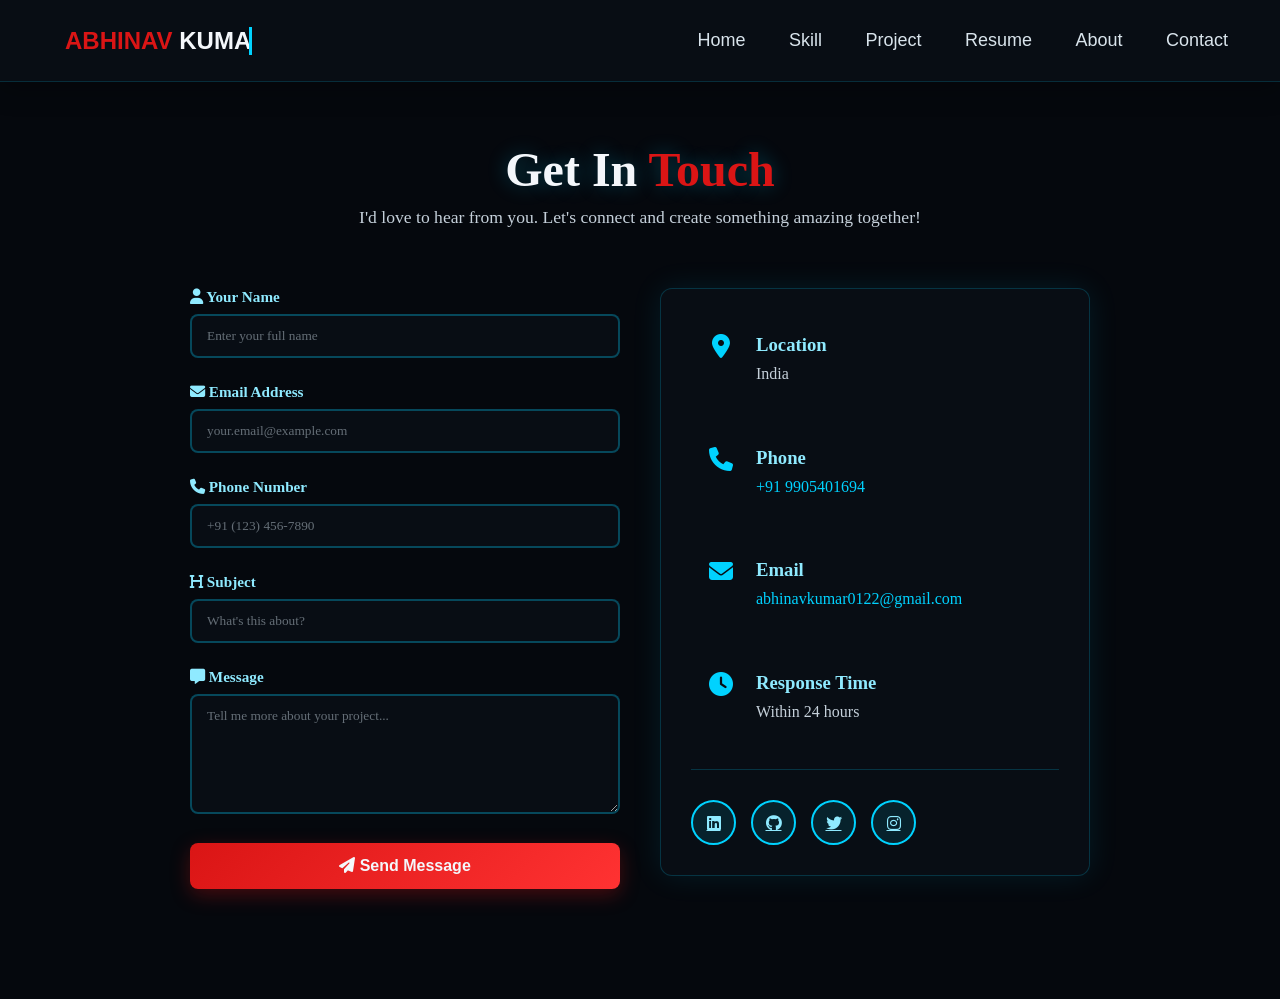
<file: contact.html>
<!DOCTYPE html>
<html lang="en">
<head>
    <meta charset="UTF-8">
    <meta name="viewport" content="width=device-width, initial-scale=1.0">
    <title>Contact - Abhinav Kumar</title>
    <link rel="stylesheet" href="https://cdnjs.cloudflare.com/ajax/libs/font-awesome/6.7.2/css/all.min.css">
    <link rel="stylesheet" href="design.css">
    <style>
        .contact-container {
            background-color: #05080d;
            min-height: 100vh;
            padding: 60px 20px;
        }

        .contact-wrapper {
            max-width: 900px;
            margin: 0 auto;
        }

        .contact-header {
            text-align: center;
            margin-bottom: 60px;
            animation: slideDown 0.8s ease-out;
        }

        .contact-header h1 {
            color: #f4f7fb;
            font-size: 3em;
            margin-bottom: 10px;
            text-shadow: 0 0 20px rgba(0, 210, 255, 0.3);
        }

        .contact-header h1 span {
            color: rgb(218, 21, 21);
        }

        .contact-header p {
            color: #c5d0da;
            font-size: 1.1em;
        }

        .contact-content {
            display: grid;
            grid-template-columns: 1fr 1fr;
            gap: 40px;
            margin-bottom: 50px;
        }

        .contact-form-section, .contact-info-section {
            animation: fadeInUp 0.8s ease-out 0.2s both;
        }

        .form-group {
            margin-bottom: 25px;
        }

        .form-group label {
            display: block;
            color: #8feaff;
            margin-bottom: 8px;
            font-weight: 600;
            font-size: 0.95em;
        }

        .form-group input,
        .form-group textarea {
            width: 100%;
            padding: 12px 15px;
            background-color: #080d14;
            border: 2px solid rgba(0, 210, 255, 0.3);
            border-radius: 8px;
            color: #f4f7fb;
            font-family: inherit;
            transition: all 0.3s ease;
            outline: none;
        }

        .form-group input::placeholder,
        .form-group textarea::placeholder {
            color: rgba(193, 208, 218, 0.5);
        }

        .form-group input:focus,
        .form-group textarea:focus {
            border-color: #00d2ff;
            background-color: rgba(0, 210, 255, 0.05);
            box-shadow: 0 0 15px rgba(0, 210, 255, 0.2), inset 0 0 15px rgba(0, 210, 255, 0.05);
            transform: translateY(-2px);
        }

        .form-group textarea {
            resize: vertical;
            min-height: 120px;
        }

        .submit-btn {
            width: 100%;
            padding: 14px;
            background: linear-gradient(135deg, rgb(218, 21, 21), rgb(255, 50, 50));
            color: #f4f7fb;
            border: none;
            border-radius: 8px;
            font-size: 1em;
            font-weight: 600;
            cursor: pointer;
            transition: all 0.3s ease;
            box-shadow: 0 6px 20px rgba(218, 21, 21, 0.3);
        }

        .submit-btn:hover {
            transform: translateY(-3px);
            box-shadow: 0 10px 30px rgba(218, 21, 21, 0.5);
            background: linear-gradient(135deg, rgb(255, 50, 50), rgb(218, 21, 21));
        }

        .submit-btn:active {
            transform: translateY(-1px);
        }

        .contact-info {
            background-color: #080d14;
            padding: 30px;
            border: 1px solid rgba(0, 210, 255, 0.2);
            border-radius: 12px;
            box-shadow: 0 0 30px rgba(0, 210, 255, 0.1);
        }

        .info-item {
            display: flex;
            align-items: flex-start;
            margin-bottom: 30px;
            transition: all 0.3s ease;
            padding: 15px;
            border-radius: 8px;
        }

        .info-item:hover {
            background-color: rgba(0, 210, 255, 0.08);
            transform: translateX(5px);
        }

        .info-item i {
            color: #00d2ff;
            font-size: 1.5em;
            margin-right: 20px;
            min-width: 30px;
            text-align: center;
        }

        .info-text h3 {
            color: #8feaff;
            margin-bottom: 5px;
        }

        .info-text p {
            color: #c5d0da;
            line-height: 1.6;
        }

        .info-text a {
            color: #00d2ff;
            text-decoration: none;
            transition: all 0.3s ease;
        }

        .info-text a:hover {
            color: rgb(218, 21, 21);
            text-shadow: 0 0 10px rgba(0, 210, 255, 0.3);
        }

        .social-links {
            display: flex;
            gap: 15px;
            margin-top: 30px;
            padding-top: 30px;
            border-top: 1px solid rgba(0, 210, 255, 0.2);
        }

        .social-links a {
            width: 45px;
            height: 45px;
            background-color: rgba(0, 210, 255, 0.1);
            border: 2px solid #00d2ff;
            border-radius: 50%;
            display: flex;
            align-items: center;
            justify-content: center;
            color: #8feaff;
            transition: all 0.3s ease;
            cursor: pointer;
        }

        .social-links a:hover {
            background-color: #00d2ff;
            color: #05080d;
            transform: translateY(-5px);
            box-shadow: 0 8px 20px rgba(0, 210, 255, 0.4);
        }

        @keyframes slideDown {
            from {
                opacity: 0;
                transform: translateY(-30px);
            }
            to {
                opacity: 1;
                transform: translateY(0);
            }
        }

        @keyframes fadeInUp {
            from {
                opacity: 0;
                transform: translateY(30px);
            }
            to {
                opacity: 1;
                transform: translateY(0);
            }
        }

        @media (max-width: 768px) {
            .contact-content {
                grid-template-columns: 1fr;
                gap: 30px;
            }

            .contact-header h1 {
                font-size: 2em;
            }

            .contact-form-section, .contact-info-section {
                animation: fadeInUp 0.8s ease-out both;
            }
        }
    </style>
</head>
<body class="portfolio-home">
<div class="containeer">
    <h2><span>ABHINAV</span> KUMAR </h2>
    <div class="navbar" id="navbar">
        <a href="port.html#home"><i class="fa-solid fa-house"></i> Home</a>
        <a href="port.html#skills"><i class="fa-solid fa-code"></i> Skill</a>
        <a href="port.html#projects"><i class="fa-solid fa-briefcase"></i> Project</a>
        <a href="port.html#resume"><i class="fa-solid fa-file"></i> Resume</a>
        <a href="port.html#about"><i class="fa-solid fa-user"></i> About</a>
        <a href="port.html#contact"><i class="fa-solid fa-envelope"></i> Contact</a>
    </div>
    <div class="menu" id="menu">
        <i class="fa-solid fa-bars"></i>
    </div>
</div>

<div class="contact-container">
    <div class="contact-wrapper">
        <div class="contact-header">
            <h1>Get In <span>Touch</span></h1>
            <p>I'd love to hear from you. Let's connect and create something amazing together!</p>
        </div>

        <div class="contact-content">
            <div class="contact-form-section">
                <form id="contactForm">
                    <div class="form-group">
                        <label for="name"><i class="fa-solid fa-user"></i> Your Name</label>
                        <input type="text" id="name" name="name" placeholder="Enter your full name" required>
                    </div>

                    <div class="form-group">
                        <label for="email"><i class="fa-solid fa-envelope"></i> Email Address</label>
                        <input type="email" id="email" name="email" placeholder="your.email@example.com" required>
                    </div>

                    <div class="form-group">
                        <label for="phone"><i class="fa-solid fa-phone"></i> Phone Number</label>
                        <input type="tel" id="phone" name="phone" placeholder="+91 (123) 456-7890">
                    </div>

                    <div class="form-group">
                        <label for="subject"><i class="fa-solid fa-heading"></i> Subject</label>
                        <input type="text" id="subject" name="subject" placeholder="What's this about?" required>
                    </div>

                    <div class="form-group">
                        <label for="message"><i class="fa-solid fa-message"></i> Message</label>
                        <textarea id="message" name="message" placeholder="Tell me more about your project..." required></textarea>
                    </div>

                    <button type="submit" class="submit-btn">
                        <i class="fa-solid fa-paper-plane"></i> Send Message
                    </button>
                </form>
            </div>

            <div class="contact-info-section">
                <div class="contact-info">
                    <div class="info-item">
                        <i class="fa-solid fa-map-marker-alt"></i>
                        <div class="info-text">
                            <h3>Location</h3>
                            <p>India</p>
                        </div>
                    </div>

                    <div class="info-item">
                        <i class="fa-solid fa-phone"></i>
                        <div class="info-text">
                            <h3>Phone</h3>
                            <p><a href="tel:+919905401694">+91 9905401694</a></p>
                        </div>
                    </div>

                    <div class="info-item">
                        <i class="fa-solid fa-envelope"></i>
                        <div class="info-text">
                            <h3>Email</h3>
                            <p><a href="mailto:abhinavkumar0122@gmail.com">abhinavkumar0122@gmail.com</a></p>
                        </div>
                    </div>

                    <div class="info-item">
                        <i class="fa-solid fa-clock"></i>
                        <div class="info-text">
                            <h3>Response Time</h3>
                            <p>Within 24 hours</p>
                        </div>
                    </div>

                    <div class="social-links">
                        <a href="https://www.linkedin.com/in/abhinav-kumar-mca" target="_blank" title="LinkedIn">
                            <i class="fa-brands fa-linkedin"></i>
                        </a>
                        <a href="https://www.github.com/abhinavpandit123" target="_blank" title="GitHub">
                            <i class="fa-brands fa-github"></i>
                        </a>
                        <a href="https://twitter.com" target="_blank" title="Twitter">
                            <i class="fa-brands fa-twitter"></i>
                        </a>
                        <a href="https://instagram.com" target="_blank" title="Instagram">
                            <i class="fa-brands fa-instagram"></i>
                        </a>
                    </div>
                </div>
            </div>
        </div>
    </div>
</div>

<script>
    const contactForm = document.getElementById('contactForm');
    
    if (contactForm) {
        contactForm.addEventListener('submit', function(e) {
            e.preventDefault();
            
            const name = document.getElementById('name').value;
            const email = document.getElementById('email').value;
            const subject = document.getElementById('subject').value;
            const message = document.getElementById('message').value;
            
            // Create mailto link with pre-filled subject
            const mailtoLink = `mailto:abhinavkumar0122@gmail.com?subject=${encodeURIComponent(subject)}&body=${encodeURIComponent(`Name: ${name}\nEmail: ${email}\n\n${message}`)}`;
            
            window.location.href = mailtoLink;
            
            // Reset form
            contactForm.reset();
        });
    }

    // Smooth scroll behavior
    document.querySelectorAll('a[href^="#"]').forEach(anchor => {
        anchor.addEventListener('click', function (e) {
            e.preventDefault();
            const target = document.querySelector(this.getAttribute('href'));
            if (target) {
                target.scrollIntoView({ behavior: 'smooth' });
            }
        });
    });
</script>
</body>
</html>
</file>
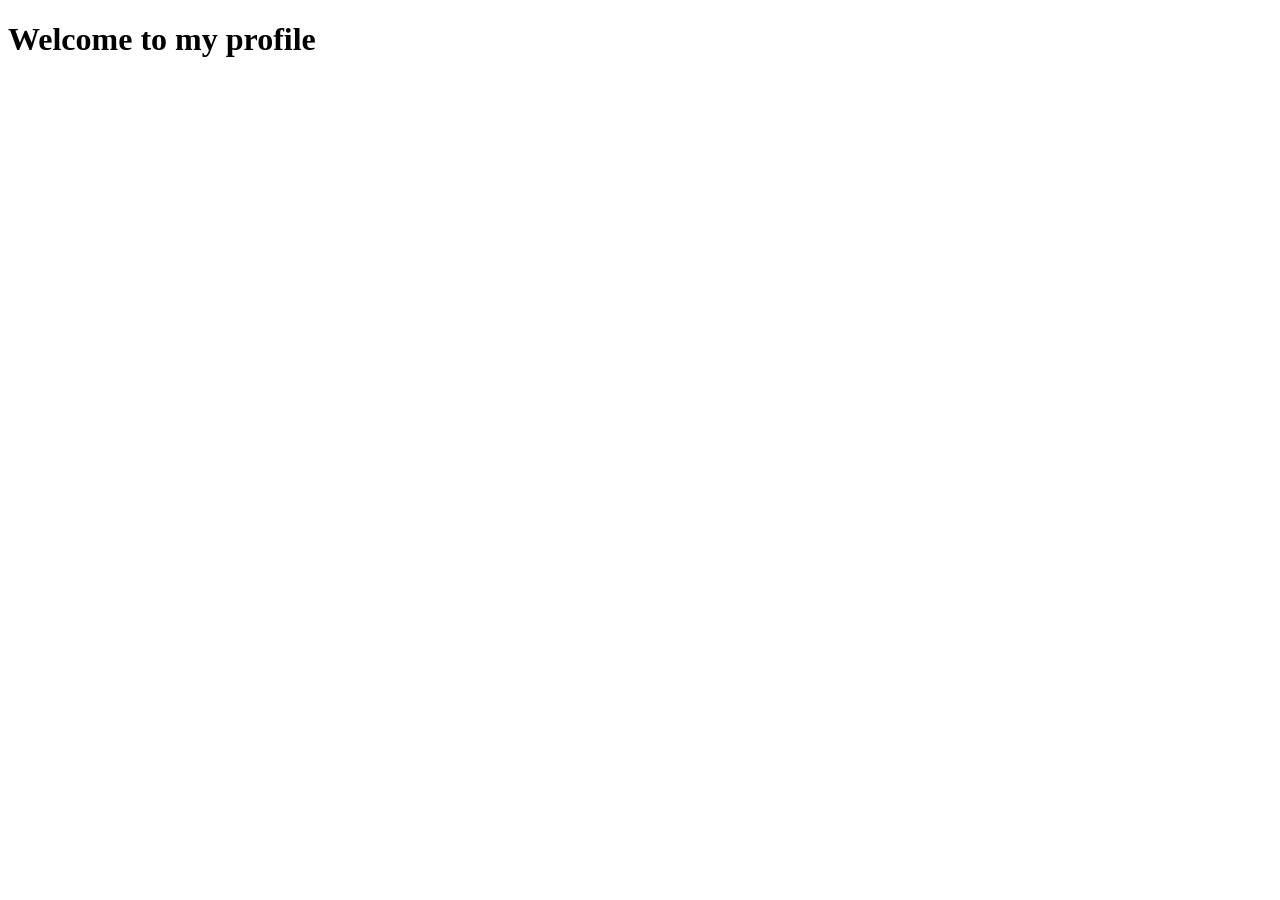
<file: Home.html>
<!DOCTYPE html>
<html lang="en">
<head>
    <meta charset="UTF-8">
    <meta name="viewport" content="width=device-width, initial-scale=1.0">
    <title>Document</title>
</head>
<body>
    <h1>Welcome to my profile</h1>
</body>
</html>
</file>
<file: design.css>
*{
    margin: 0;
    padding: 0;
    box-sizing: border-box;
}

html {
    scroll-behavior: smooth;
}

   body{
   background-color:  #010101;

}

.page-section {
    min-height: 620px;
    padding-top: 1px;
    scroll-margin-top: 85px;
}

.page-section:empty {
    display: none;
}

.portfolio-home {
    background-color: #05080d;
}

.portfolio-home .containeer {
    background-color: #080d14;
    border-bottom: 1px solid rgba(0, 210, 255, 0.16);
    box-shadow: 0 8px 24px rgba(0, 0, 0, 0.28);
}

.portfolio-home .containeer h2 {
    color: #f4f7fb;
    border-right-color: #00d2ff;
}

.portfolio-home .containeer h2 span,
.portfolio-home .big-name,
.portfolio-home .role {
    color:   rgb(218, 21, 21);
}

.portfolio-home .navbar a {
    color: #d9e4ec;
}

.portfolio-home .navbar a:hover {
    background-color: #00d2ff;
    color: #05080d;
    box-shadow: 0 6px 18px rgba(0, 210, 255, 0.28);
}

.portfolio-home .name {
    background-color: #080d14;
    border: 1px solid rgba(0, 210, 255, 0.18);
    box-shadow: 0 0 45px rgba(0, 210, 255, 0.2);
    animation: homeGlow 8s ease-in-out infinite;
}

.portfolio-home .about-text {
    color: #c5d0da;
}

.portfolio-home .btn a:first-child button {
    background-color:  rgb(218, 21, 21);
}

.portfolio-home .btn a:last-child button {
    border-color: #00d2ff;
    color: #d9e4ec;
}

.portfolio-home .btn button:hover {
    box-shadow: 0 8px 28px rgba(255, 85, 119, 0.3);
}

.portfolio-home .emoji a {
    color: #8feaff;
}

@keyframes homeGlow {
    0%, 100% {
        box-shadow: 0 0 45px rgba(0, 210, 255, 0.2);
    }
    50% {
        box-shadow: 0 0 52px rgba(255, 85, 119, 0.2);
    }
}

@media (min-width: 769px) {
    #skills {
        margin-top: 650px;
    }

    #about {
        margin-top: 0;
    }
}
.containeer{

    background-color: #060606;
    position: relative;
    z-index: 10;
    padding: 25px;
    text-align: right;
  font-family: 'Franklin Gothic Medium', 'Arial Narrow', Arial, sans-serif;
  display: flex;
  justify-content: space-between;
  align-items: center;
}
.containeer h2{
    color: white;
    margin-left: 40px;
     border-right: 3px solid cyan;
    overflow: hidden;
    white-space: nowrap;
    width: 14ch;
    animation: typing 5s steps(20)infinite alternate;

}
.containeer h2 span{
    color: rgb(218, 21, 21);
}
@keyframes typing{
    from
    {
        width: 0;

    }
    to{
        width: 14ch;
    }
}
@keyframes blink
{
    50%
    {
        border: transparent;
    }
}

 .navbar a{
    font-size: 18px;
    color: white;
    text-decoration:none ;
   margin-right: 15px;
  padding: 5px 12px;
  transition: all 0.3s ease;
  display: inline-block;
}

.navbar a i {
    display: none;
}
.containeer a:hover{
    background-color: rgb(234, 190, 14);
    color: black;
    border-radius: 5px;
    transform: translateY(-3px);
    cursor: pointer;
    box-shadow: -2px 6px 10px rgba(29, 229, 255, 0.4);
}
.hero
{
    display: flex;
    justify-content: center;
}
.hero img{
    width: 100%;
    height: 325px;
    
}
.hero h1{
    color: white;
    position: absolute;
    margin-top: 80px;
}
.hero h3{
     color: white;
    position: absolute;
    margin-top: 150px;
    text-align: center;
}
/* Mobile view */
.menu {
     display: none; 
    color: white;
    font-size: 30px;
    cursor: pointer;
}
/* mobile view */
@media (max-width:768px) {
    .containeer
    {
        display: flex;
        justify-content: space-between;
        align-items: center;
        flex-wrap: wrap;
        padding: 25px;
    }
    .menu
    {
        display: block;
    }
    .navbar
    {
        display: none;
        flex-direction: column;
        width: 100%;
        background-color: #060606;
        position: absolute;
        top: 75px;
        left: 0;
        z-index: 20;
        text-align: center;
    }
    .navbar.active
    {
        display: flex;
    }
     .navbar a{
        display: block;
        padding: 15px;
        margin: 0;
        border-bottom: 1px solid gray;
    }

    /* Logo chhota */
    .containeer h2{
        font-size: 22px;
        margin-left: 0;
    }
}
/* box */
.name
{
    color: white;
     
    display: inline-flex;
    position: absolute;
    margin-top: 30px;
    margin-left: 226px;
    font-family: 'Times New Roman', Times, serif;
    background-color:  #060606;
    border-radius: 10px ;
     transform: translateY(-3px);
     box-shadow: -2px 6px 59px rgba(29, 229, 255, 0.4);
    padding: 200px 80px;
     width: 1100px;
     height: 580px;
    
    gap: 10px;
    animation: rgbGlow 4s infinite;
}

.hi-text{
    position: relative;
    font-size: 25px;
    margin-top: -150px;
    right: 20px;
    font-family: 'Franklin Gothic Medium', 'Arial Narrow', Arial, sans-serif;
    font-weight: 900;

}
.big-name
{
    color: rgb(218, 21, 21);
   margin-top: -110px;
   position: relative;
   overflow: hidden;
   right: 98px;
    font-family: Arial, Helvetica, sans-serif;
    font-weight: 800;
    font-size: 65px;
   
}
.bign{
    margin-top: -110px;
    position: relative;
    right: 70px;
    font-family: Arial, Helvetica, sans-serif;
    font-weight: 800;
    font-size: 65px;
}

  .intro-text{
  
   
    margin-top: 20px;
    margin-left: -717px;
    font-size: 30px;
     white-space: nowrap;
    
}

.role-text {
    display: inline-block;
    position: relative;
    height: 30px;
    width: 300px;
    overflow: hidden;
    right: -8px;
    top: 25px;
  
}

.role {
    display: block;
    position: absolute;
    opacity: 0;
    animation: role-change 8s infinite;
    color: rgb(218, 21, 21);
    font-weight: 500;
    font-family: Arial, Helvetica, sans-serif;
    font-weight: 700;
    font-size: 25px;
}


/* Different delay for each role */

.role:nth-child(1) {
    animation-delay: 0s;
}

.role:nth-child(2) {
    animation-delay: 2s;
}

.role:nth-child(3) {
    animation-delay: 4s;
}

.role:nth-child(4) {
    animation-delay: 6s;
}


/* Animation */

@keyframes role-change {

    0% {
        opacity: 0;
        transform: translateY(30px);
    }

    10% {
        opacity: 1;
        transform: translateY(0);
    }

    25% {
        opacity: 1;
        transform: translateY(0);
    }

    35% {
        opacity: 0;
        transform: translateY(-30px);
    }

    100% {
        opacity: 0;
        transform: translateY(-30px);
    }
}

@keyframes rgbGlow {
    0% {
        box-shadow: 0 0 38px rgba(251, 0, 148, 0.28);
    }
    12.5% {
        box-shadow: 0 0 38px rgba(0, 255, 170, 0.28);
    }
    25% {
        box-shadow: 0 0 38px rgba(255, 210, 0, 0.28);
    }
    37.5% {
        box-shadow: 0 0 38px rgba(255, 70, 100, 0.28);
    }
    50% {
        box-shadow: 0 0 38px rgba(120, 80, 255, 0.28);
    }
    62.5% {
        box-shadow: 0 0 38px rgba(251, 0, 148, 0.28);
    }
    75% {
        box-shadow: 0 0 38px rgba(0, 255, 170, 0.28);
    }
    87.5% {
        box-shadow: 0 0 38px rgba(255, 210, 0, 0.28);
    }
    100% {
        box-shadow: 0 0 38px rgba(50, 150, 255, 0.28);
    }
} 



.profile {
    position: absolute;

    width: 400px;
    height: 629px;

    object-fit: contain;

    right: 2px;
    top: -47px;  
}
.about-text {
    position: absolute;
    top:  290px;
    left: 65px;

    width: 500px;

    overflow: hidden;

    font-family: 'Franklin Gothic Medium', 'Arial Narrow', Arial, sans-serif;
    font-weight: 600;
    word-spacing: 5px;
    letter-spacing: 1px;
}
.btn {
    position: relative;
    top: 200px;
    right: 75px;
    margin-left: -390px;
}
.btn button {
  
    padding: 19px 30px;
    border-radius: 10px;
    font-family: 'Franklin Gothic Medium', 'Arial Narrow', Arial, sans-serif;
    font-size: 15px;
    font-weight: bold;
    letter-spacing: 1px;
    cursor: pointer;
    margin-left: 80px;
      transition: all 0.3s ease;
}

.btn a:first-child button {
    background-color: rgb(218, 21, 21);
    color: white;
    border: none;
}

.btn a:last-child button {
   
    background-color: transparent;
    color: white;
    border: 1px solid white;
}
.btn button:hover {
    transform: translateY(-4px);
    box-shadow: -2px 8px 60px rgba(230, 9, 9, 0.903);
}
.emoji {
    position: absolute;
    bottom: 23px;
    left: 48px;

    display: flex;
    gap: 25px;
}

.emoji a {
    text-decoration: none;
    color: white;
    font-size: 25px;
    padding: 20px;
    transition: all 0.3s ease ;
}



 .emoji a:hover {
    transform: translateY(-5px);
}
/* ===== FINAL MOBILE NAVBAR FIX ===== */


@media (max-width: 768px) {

    body {
        width: 100%;
        overflow-x: hidden;
    }

    /* NAVBAR */

 .containeer {
    width: 100%;
    min-height: 65px;

    padding: 12px 18px;

    display: flex;
    flex-wrap: nowrap;

    justify-content: space-between;
    align-items: center;

    position: relative;
    z-index: 9999;
}

    .containeer h2 {
        margin-left: 0;
        font-size: 20px;
    }


.menu {
    display: block;
    color: white;
    font-size: 28px;
    cursor: pointer;

    margin: auto;
    margin-right: 15px;
    z-index: 10001;
}


    /* MOBILE NAVBAR */

    .navbar {
        display: flex;
        flex-direction: column;

        width: 100%;

        position: absolute;
        top: 65px;
        left: 0;

        background-color: #060606;

        max-height: 0;
        overflow: hidden;

        opacity: 0;
        visibility: hidden;

        transition:
            max-height 0.5s ease,
            opacity 0.4s ease,
            visibility 0s linear 0.5s;
        
        z-index: 1000;
        pointer-events: none;
    }

    .navbar.active {
        max-height: 500px;
        opacity: 1;
        visibility: visible;
        pointer-events: auto;
        transition:
            max-height 0.5s ease,
            opacity 0.4s ease,
            visibility 0s linear 0s;
    }

    .name.navbar-open {
        margin-top: 280px;
        transition: margin-top 0.5s ease;
    }

    .skillbox.navbar-open {
        margin-top: 280px;
        transition: margin-top 0.5s ease;
    }

    .navbar a {
        display: block;
        width: 100%;

        margin: 0;
        padding: 15px;

        text-align: center;

        color: white;
        text-decoration: none;

        border-bottom: 1px solid #333;
        
        font-size: 16px;
    }

    .navbar a i {
        display: inline-block;
        margin-right: 10px;
        width: 20px;
    }


    /* MAIN BOX */

    .name {
        position: relative;

        display: flex;
        flex-direction: column;

        width: calc(100% - 20px);
        height: auto;

        margin: 20px auto;
        padding: 20px;

        transform: none;

        overflow: hidden;

        z-index: 1;
        
        transition: margin-top 0.5s ease;
    }
    
    body > .name {
        margin-top: 0;
    }

    #skills {
        margin-top: 0;
    }


    /* PROFILE IMAGE TOP */

    .profile {
        position: static;

        order: -1;

        display: block;

        width: 100%;
        max-width: 260px;
        height: auto;

        margin: 0 auto 25px;

        object-fit: contain;
    }


    /* HI I'M */

    .hi-text {
        position: static;

        margin: 0;
        right: auto;

        font-size: 22px;
    }


    /* ABHINAV */

    .big-name {
        position: static;

        margin: 5px 0 0;
        right: auto;

        font-size: 45px;
        line-height: 1;
    }


    /* KUMAR */

    .bign {
        position: static;

        margin: 7px 0 0;
        right: auto;

        font-size: 45px;
        line-height: 1;
    }


    /* I'M A */

    .intro-text {
        position: static;

        margin: 30px 0 0;

        font-size: 24px;

        white-space: nowrap;
    }


    /* ROLE */

    .role-text {
        position: relative;

        display: block;

        width: 100%;
        height: 35px;

        margin-top: 5px;

        right: auto;
        top: auto;

        overflow: hidden;
    }

    .role {
        left: 0;
        font-size: 20px;
        white-space: nowrap;
    }


    /* ABOUT */

    .about-text {
        position: static;

        width: 100%;

        margin: -2px 0 0;

        font-size: 14px;

        line-height: 1.6;

        overflow: visible;
    }


    /* BUTTONS */

    .btn {
        position: static;

        width: 100%;

        margin: 25px 0 0;

        display: flex;
        flex-direction: column;

        gap: 12px;
    }

    .btn a {
        width: 100%;
    }

    .btn button {
        width: 100%;

        margin: 0;

        padding: 14px 10px;

        font-size: 14px;
    }
    /* SOCIAL ICONS */

    .emoji {
        position: static;

        width: 100%;

        margin: 20px 0 0;

        display: flex;

        justify-content: center;

        gap: 8px;
    }
    .emoji a {
        padding: 10px;
        font-size: 22px;
    }
} 
.aboutbox
{
    position: relative;
     text-align: center;
     padding-top: 25px;
        margin-top: 30px;
    margin-left: 226px;
        font-family: 'Times New Roman', Times, serif;
    background-color:    #060606;
    border-radius: 10px ;
     transform: translateY(-3px);
     width: 1100px;
     height: 580px;
     
    animation: rgbGlow 7s ease-in-out infinite;
}
.aboutbox h1{
    color: #fffdfd;
    text-decoration: underline;
    text-underline-offset: 15px;
    text-decoration-thickness: 2px;
    text-decoration-color: rgb(218, 21, 21);
} 
.imagebhai
{
    position: relative;
    object-fit: contain;
    width: 275px;
    right: 278px;
    top: 25px;
    transform: translateY(-3px);
     border-radius: 30px ;
        filter: drop-shadow(0 0 18px rgba(0, 210, 255, 0.5))
            drop-shadow(0 0 34px rgba(0, 140, 255, 0.22));
}
.ParagraphAbout{
    
    color: white;
    position: relative;
    max-width: 620px;
    bottom: 450px;
    left: 450px;
    text-align: justify;
    line-height: 1.6;
    font-family: 'Franklin Gothic Medium', 'Arial Narrow', Arial, sans-serif;
    font-style: oblique;
}
.IconAbout
{
    color: white;
   position: relative;
    bottom: 410px;
    left: 40px;
  
}
.IconAbout i{
    color:  rgb(218, 21, 21);
    
}
.IconAbout h3{
    display: grid;
     grid-template-columns: 15px 100px 10px 200px;
    
    column-gap: 20px;
    margin-bottom: 25px;
    margin-left: 475px;
}
.IconAbout h3 span:nth-child(2)
{
    position: relative;
    text-align: justify;
}
.IconAbout h3 span:nth-child(3)
{
   position: relative;
   left: 35px;
}
.IconAbout h3 span:last-child
{
    position: relative;
    left: 40px;
    text-align: left;
}
.Minbox-container
{
    color: white;
    display: flex;
    position: relative;
    bottom: 400px;
    left: 460px;
    max-width: 620px;
    gap: 20px;
}
.Minbox {
    width: 140px;
    height: 90px;
    background-color: #181515;
    /* border: 2px solid rgb(218, 21, 21);  */
    border: 2px solid #00d2ff;
    border-radius: 10px;
    padding: 15px;
    text-align: center;
    gap: 20px;
}

.Maibox .counter {
    display: block;
    color: rgb(218, 21, 21);
    font-size: 28px;
    font-weight: bold;
}

.Minbox p {
    margin-top: 8px;
    font-size: 14px;
}

.about-social,
.contact-social {
    display: flex;
    gap: 18px;
}

.about-social {
    position: absolute;
    left: 65px;
    bottom: 24px;
}

.about-social a,
.contact-social a {
    color: #b9c5d0;
    font-size: 23px;
    transition: color 0.3s ease, transform 0.3s ease;
}

.about-social a:hover,
.contact-social a:hover {
    color: #00d2ff;
    transform: translateY(-3px);
}

.contact-social {
    margin-top: 25px;
}

@media (max-width: 768px) {
    .aboutbox {
        width: calc(100% - 20px);
        height: auto;
        margin: 20px auto;
        padding: 25px 20px;
        transform: none;
        text-align: center;
        transition: margin-top 0.5s ease;
    }

    .aboutbox.navbar-open {
        margin-top: 280px;
    }

    .aboutbox h1 {
        margin-bottom: 25px;
    }

    .imagebhai {
        display: block;
        position: static;
        width: 100%;
        max-width: 275px;
        height: auto;
        margin: 0 auto 25px;
        transform: none;
    }

    .ParagraphAbout {
        position: static;
        max-width: none;
        margin: 0;
        text-align: left;
        line-height: 1.6;
    }

    .IconAbout {
        position: static;
        margin: 25px 0 0;
    }

    .IconAbout h3 {
        grid-template-columns: 20px 90px 10px 1fr;
        column-gap: 8px;
        margin: 0 0 18px;
        font-size: 15px;
        text-align: left;
    }

    .IconAbout h3 span:nth-child(2),
    .IconAbout h3 span:nth-child(3),
    .IconAbout h3 span:last-child {
        position: static;
        text-align: left;
    }

    .Minbox-container {
        position: static;
        display: grid;
        grid-template-columns: repeat(2, minmax(0, 1fr));
        max-width: none;
        gap: 12px;
        margin-top: 25px;
    }

    .Minbox {
        width: 100%;
        height: auto;
        min-height: 90px;
        padding: 12px 8px;
    }

    .about-social {
        position: static;
        justify-content: center;
        margin-top: 25px;
    }
}
.skillbox
{
    text-align: center;
    padding: 25px 35px 35px;
    margin-top: 30px;
    margin-left: 226px;
    font-family: 'Times New Roman', Times, serif;
    background-color: #060606;
    border: 1px solid rgba(0, 210, 255, 0.25);
    border-radius: 10px;
    transform: translateY(-3px);
    width: 1100px;
    min-height: 580px;
    animation: rgbGlow 7s ease-in-out infinite;
}
.skillbox h1{
    color: #fffdfd;
    text-decoration: underline;
    text-underline-offset: 15px;
    text-decoration-thickness: 2px;
    text-decoration-color: rgb(218, 21, 21);
} 

.skill-contaneer
{
    color: white;
    display: grid;
    grid-template-columns: repeat(4, minmax(0, 1fr));
    gap: 18px;
    margin-top: 45px;
}
.skillMinbox
{
    min-height: 125px;
    background: linear-gradient(145deg, #171c27, #101217);
    border: 1px solid rgba(0, 210, 255, 0.35);
    border-radius: 10px;
    padding: 18px 10px;
    display: flex;
    flex-direction: column;
    align-items: center;
    justify-content: center;
    gap: 12px;
    transition: transform 0.3s ease, border-color 0.3s ease, box-shadow 0.3s ease;
}
.skillMinbox:hover
{
    transform: translateY(-5px);
    border-color: #00d2ff;
    box-shadow: 0 10px 25px rgba(0, 210, 255, 0.2);
}
.skillMinbox i
{
    color: #00d2ff;
    font-size: 42px;
}
.skillMinbox span
{
    color: #f4f7fb;
    font: 600 15px 'Franklin Gothic Medium', 'Arial Narrow', Arial, sans-serif;
}

@media (max-width: 768px) {
    .skillbox {
        width: calc(100% - 20px);
        min-height: auto;
        margin: 20px auto;
        padding: 25px 15px;
        transform: none;
    }

    .skillbox h1 {
        font-size: 28px;
    }

    .skill-contaneer {
        grid-template-columns: repeat(2, minmax(0, 1fr));
        gap: 12px;
        margin-top: 35px;
    }

    .skillMinbox {
        min-height: 105px;
        padding: 12px 6px;
    }

    .skillMinbox i {
        font-size: 34px;
    }

    .skillMinbox span {
        font-size: 14px;
    }
}
.project
{
    text-align: center;
    padding: 30px 35px 40px;
    margin-top: 30px;
    margin-left: 226px;
    font-family: 'Times New Roman', Times, serif;
    background-color: #080d14;
    border: 1px solid rgba(0, 210, 255, 0.22);
    border-radius: 10px;
    transform: translateY(-3px);
    width: 1100px;
    min-height: 580px;
    animation: rgbGlow 7s ease-in-out infinite;
}
.project h1
{
    color: white;
    font-size: 38px;
}
.project-eyebrow {
    color: #00d2ff;
    font: 700 13px 'Franklin Gothic Medium', 'Arial Narrow', Arial, sans-serif;
    letter-spacing: 2px;
    margin-bottom: 10px;
}
.project-container {
    display: grid;
    grid-template-columns: repeat(2, minmax(0, 1fr));
    gap: 24px;
    margin-top: 35px;
    text-align: left;
}
.project-card {
    overflow: hidden;
    background: #101722;
    border: 1px solid rgba(0, 210, 255, 0.2);
    border-radius: 10px;
    box-shadow: 0 12px 30px rgba(0, 0, 0, 0.3);
    transition: transform 0.3s ease, border-color 0.3s ease, box-shadow 0.3s ease;
}
.project-card:hover {
    transform: translateY(-7px);
    border-color: #00d2ff;
    box-shadow: 0 18px 35px rgba(0, 210, 255, 0.18);
}
.project-card > img {
    display: block;
    width: 100%;
    height: 170px;
    object-fit: cover;
    filter: saturate(0.8) contrast(1.05);
}
.project-card-content {
    padding: 22px;
}
.project-card-heading {
    display: flex;
    align-items: flex-start;
    gap: 12px;
}
.project-card-heading i {
    color: #ff5577;
    font-size: 22px;
    margin-top: 3px;
}
.project-card h2 {
    color: #f4f7fb;
    font: 700 22px/1.2 Arial, Helvetica, sans-serif;
}
.project-card p {
    color: #b9c5d0;
    font: 15px/1.6 'Franklin Gothic Medium', 'Arial Narrow', Arial, sans-serif;
    margin-top: 15px;
}
.project-tags {
    display: flex;
    flex-wrap: wrap;
    gap: 8px;
    margin-top: 18px;
}
.project-tags span {
    padding: 6px 9px;
    color: #8feaff;
    background: rgba(0, 210, 255, 0.09);
    border: 1px solid rgba(0, 210, 255, 0.25);
    border-radius: 4px;
    font: 12px 'Franklin Gothic Medium', 'Arial Narrow', Arial, sans-serif;
}
.project-link {
    display: inline-flex;
    align-items: center;
    gap: 8px;
    margin-top: 22px;
    color: #ff5577;
    text-decoration: none;
    font: 600 14px 'Franklin Gothic Medium', 'Arial Narrow', Arial, sans-serif;
}
.project-link:hover {
    color: #00d2ff;
}

@media (max-width: 768px) {
    .project {
        width: calc(100% - 20px);
        min-height: auto;
        margin: 20px auto;
        padding: 25px 15px;
        transform: none;
        transition: margin-top 0.5s ease;
    }

    .project.navbar-open {
        margin-top: 280px;
    }

    .project h1 {
        font-size: 30px;
    }

    .project-container {
        grid-template-columns: 1fr;
        gap: 18px;
        margin-top: 28px;
    }

    .project-card > img {
        height: 155px;
    }

    .project-card-content {
        padding: 18px;
    }

    .project-card h2 {
        font-size: 19px;
    }
}

.resume-page {
    min-height: calc(100vh - 82px);
    padding: 45px 24px 60px;
    background: #05080d;
}

.resume-heading,
.resume-viewer {
    width: min(1000px, 100%);
    margin: 0 auto;
}

.resume-heading {
    padding: 30px 0;
}

.resume-eyebrow {
    color: #00d2ff;
    font: 700 13px 'Franklin Gothic Medium', 'Arial Narrow', Arial, sans-serif;
    letter-spacing: 2px;
}

.resume-heading h1 {
    margin-top: 12px;
    color: #f4f7fb;
    font: 800 48px Arial, Helvetica, sans-serif;
}

.resume-heading h1 span {
    color: #ff5577;
}

.resume-heading p:not(.resume-eyebrow) {
    max-width: 600px;
    margin-top: 14px;
    color: #b9c5d0;
    font: 17px/1.6 'Franklin Gothic Medium', 'Arial Narrow', Arial, sans-serif;
}

.resume-download {
    display: inline-flex;
    align-items: center;
    gap: 9px;
    margin-top: 23px;
    padding: 13px 19px;
    border-radius: 6px;
    background: #ff5577;
    color: #fff;
    text-decoration: none;
    font: 600 15px 'Franklin Gothic Medium', 'Arial Narrow', Arial, sans-serif;
    transition: transform 0.3s ease, background-color 0.3s ease;
}

.resume-download:hover {
    transform: translateY(-3px);
    background: #00d2ff;
    color: #05080d;
}

.resume-viewer {
    overflow: hidden;
    border: 1px solid rgba(0, 210, 255, 0.24);
    border-radius: 8px;
    background: #080d14;
    box-shadow: 0 0 35px rgba(0, 210, 255, 0.1);
}

.resume-viewer-top {
    display: flex;
    align-items: center;
    justify-content: space-between;
    padding: 16px 20px;
    border-bottom: 1px solid rgba(255, 255, 255, 0.1);
}

.resume-viewer-top h2 {
    color: #f4f7fb;
    font: 700 18px Arial, Helvetica, sans-serif;
}

.resume-viewer-top h2 i {
    margin-right: 8px;
    color: #00d2ff;
}

.resume-viewer-top span {
    color: #8c9aa8;
    font: 13px 'Franklin Gothic Medium', 'Arial Narrow', Arial, sans-serif;
}

.resume-viewer iframe {
    display: block;
    width: 100%;
    height: 720px;
    border: 0;
    background: #fff;
}

.contact-page {
    min-height: calc(100vh - 82px);
    display: grid;
    grid-template-columns: 0.9fr 1.1fr;
    gap: 70px;
    align-items: center;
    padding: 70px max(24px, calc((100vw - 1060px) / 2));
    background: #05080d;
}

.contact-intro {
    max-width: 430px;
}

.contact-eyebrow {
    color: #00d2ff;
    font: 700 13px 'Franklin Gothic Medium', 'Arial Narrow', Arial, sans-serif;
    letter-spacing: 2px;
}

.contact-intro h1 {
    margin-top: 16px;
    color: #f4f7fb;
    font: 800 48px/1.1 Arial, Helvetica, sans-serif;
}

.contact-intro h1 span {
    color: #ff5577;
}

.contact-intro > p:not(.contact-eyebrow) {
    margin-top: 20px;
    color: #b9c5d0;
    font: 17px/1.7 'Franklin Gothic Medium', 'Arial Narrow', Arial, sans-serif;
}

.contact-details {
    display: grid;
    gap: 16px;
    margin-top: 30px;
}

.contact-details a {
    display: flex;
    align-items: center;
    gap: 13px;
    color: #d9e4ec;
    text-decoration: none;
    font: 15px 'Franklin Gothic Medium', 'Arial Narrow', Arial, sans-serif;
    transition: color 0.3s ease, transform 0.3s ease;
}

.contact-details a:hover {
    color: #00d2ff;
    transform: translateX(4px);
}

.contact-details i {
    width: 20px;
    color: #ff5577;
    font-size: 18px;
    text-align: center;
}

.contact-form {
    padding: 30px;
    border: 1px solid rgba(0, 210, 255, 0.24);
    border-radius: 10px;
    background: #080d14;
    box-shadow: 0 0 38px rgba(0, 210, 255, 0.1);
}

.form-row {
    display: grid;
    gap: 8px;
    margin-bottom: 20px;
}

.form-row label {
    color: #d9e4ec;
    font: 600 14px 'Franklin Gothic Medium', 'Arial Narrow', Arial, sans-serif;
}

.form-row input,
.form-row textarea {
    width: 100%;
    padding: 13px 14px;
    border: 1px solid #263747;
    border-radius: 5px;
    outline: none;
    resize: vertical;
    background: #101722;
    color: #f4f7fb;
    font: 15px 'Franklin Gothic Medium', 'Arial Narrow', Arial, sans-serif;
    transition: border-color 0.3s ease, box-shadow 0.3s ease;
}

.form-row input:focus,
.form-row textarea:focus {
    border-color: #00d2ff;
    box-shadow: 0 0 0 3px rgba(0, 210, 255, 0.1);
}

.form-row input::placeholder,
.form-row textarea::placeholder {
    color: #718293;
}

.contact-form button {
    display: inline-flex;
    align-items: center;
    gap: 9px;
    padding: 13px 20px;
    border: 0;
    border-radius: 5px;
    cursor: pointer;
    background: #ff5577;
    color: #fff;
    font: 600 15px 'Franklin Gothic Medium', 'Arial Narrow', Arial, sans-serif;
    transition: transform 0.3s ease, background-color 0.3s ease;
}

.contact-form button:hover {
    transform: translateY(-3px);
    background: #00d2ff;
    color: #05080d;
}

@media (max-width: 768px) {
    .contact-page {
        min-height: calc(100vh - 65px);
        grid-template-columns: 1fr;
        gap: 35px;
        padding: 35px 20px 50px;
        transition: margin-top 0.5s ease;
    }

    .contact-page.navbar-open {
        margin-top: 280px;
    }

    .contact-intro h1 {
        font-size: 36px;
    }

    .contact-intro > p:not(.contact-eyebrow) {
        font-size: 15px;
    }

    .contact-form {
        padding: 22px 18px;
    }
}

@media (max-width: 768px) {
    .resume-page {
        min-height: calc(100vh - 65px);
        padding: 25px 15px 40px;
        transition: margin-top 0.5s ease;
    }

    .resume-page.navbar-open {
        margin-top: 280px;
    }

    .resume-heading h1 {
        font-size: 36px;
    }

    .resume-heading p:not(.resume-eyebrow) {
        font-size: 15px;
    }

    .resume-viewer-top {
        padding: 14px;
    }

    .resume-viewer-top h2 {
        font-size: 16px;
    }

    .resume-viewer-top span {
        font-size: 11px;
    }

    .resume-viewer iframe {
        height: 600px;
    }
}
</file>
